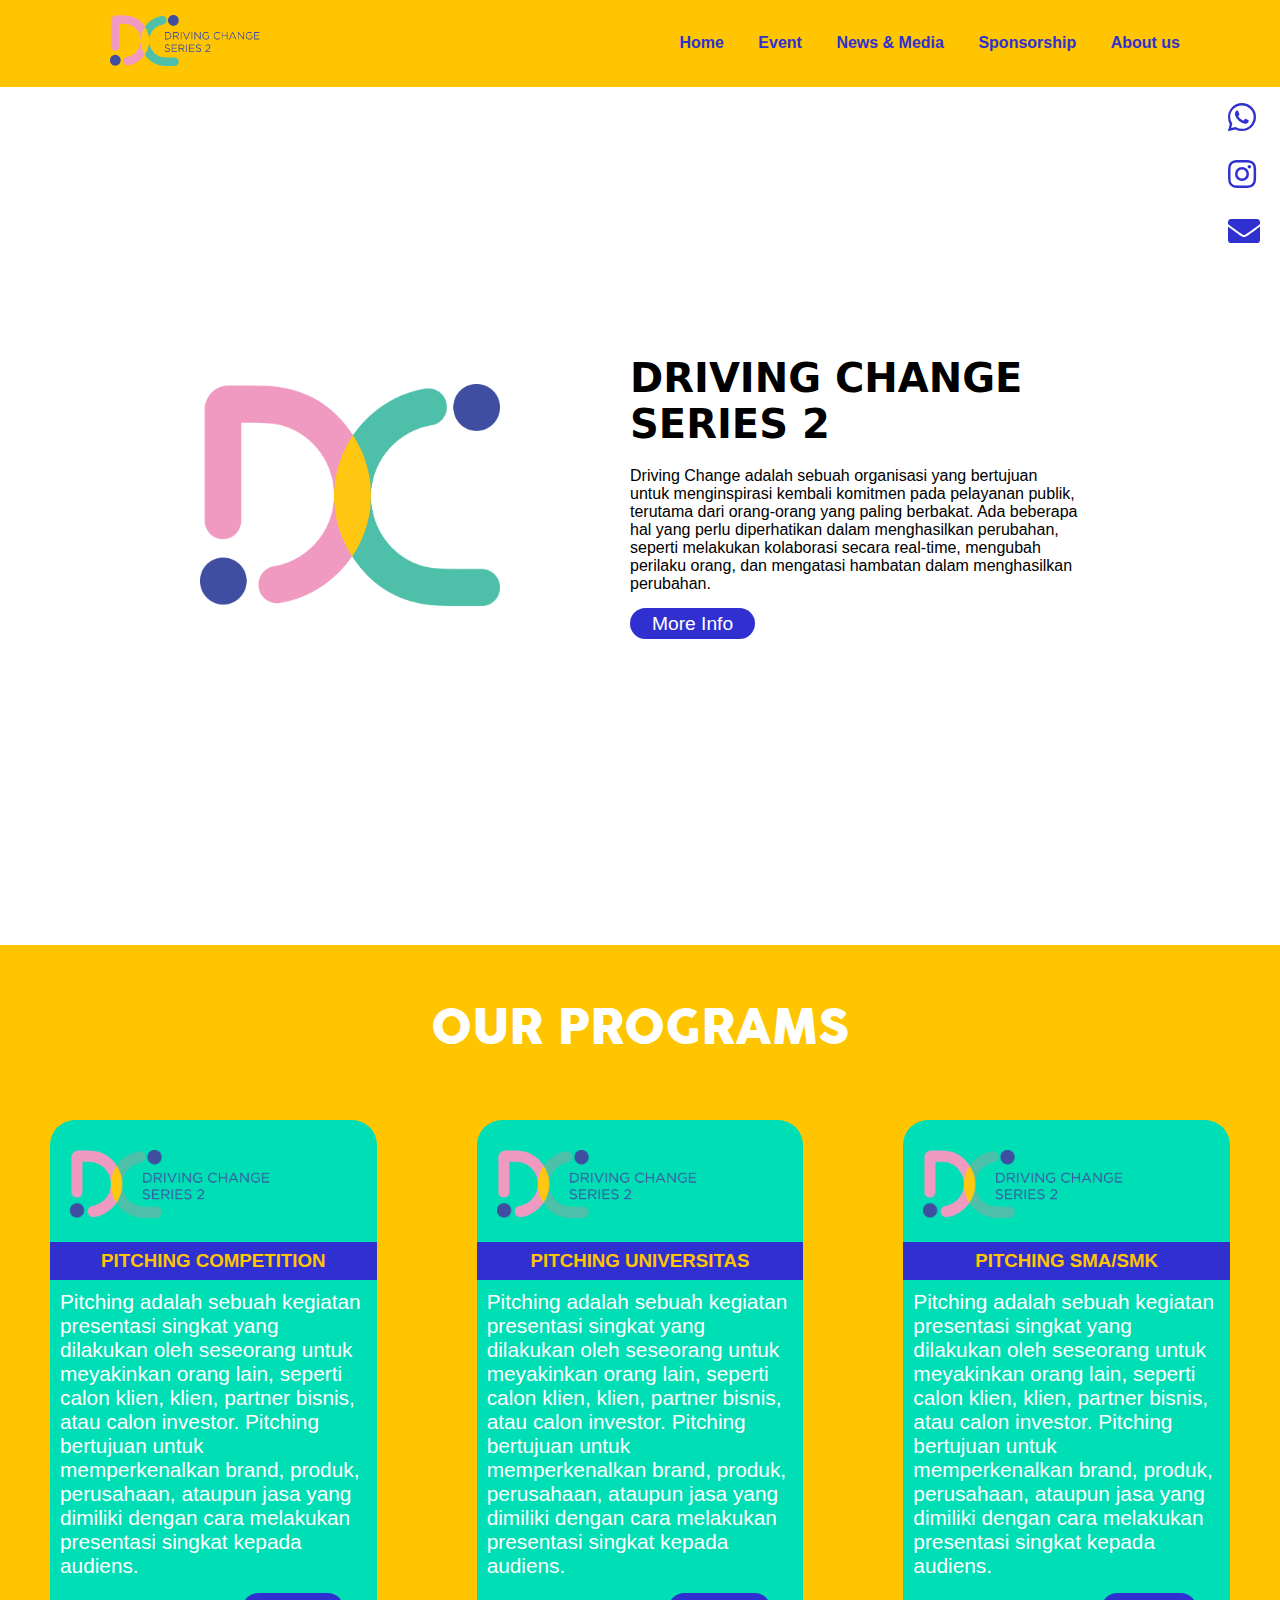
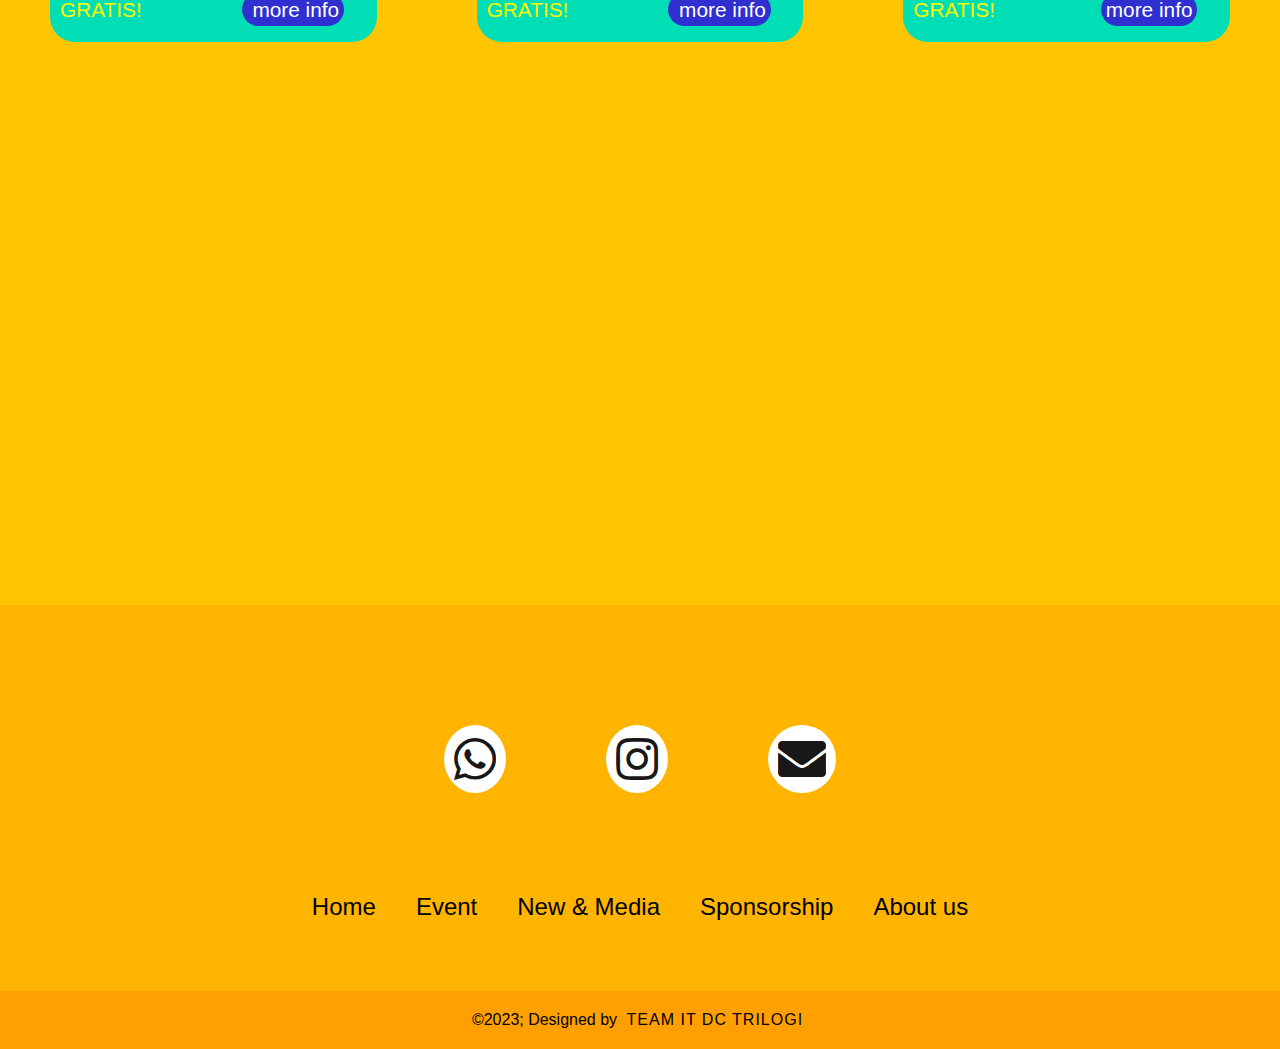
<file: index.html>
<!DOCTYPE html>
<html lang="en">
  <head>
    <meta charset="UTF-8" />
    <meta name="viewport" content="width=device-width, initial-scale=1.0" />
    <title>dctrilogi.id</title>
    <link rel="stylesheet" href="style.css" />
    <link rel="icon" href="gambar/logoDC.png" />
    <link rel="stylesheet" href="https://cdnjs.cloudflare.com/ajax/libs/font-awesome/5.14.0/css/all.min.css">
  </head>
  <body>
      <header>
        
        <a href="index.html" class="brand"><img src="gambar/logoDCtext.png" class="logo"></a>
        <div class="menu-btn"></div>
        <div class="navigation">
            <div class="navigation-items">
                <a href="index.html">Home</a>
                <a href="event.html">Event</a>
                <a href="News.html">News & Media</a>
                <a href="sponsor.html">Sponsorship</a>
                <a href="about.html">About us</a>
              </div>
            </div>
        </div>
      </header>
      
<section class="home">

      <div class="media-icons">
        <a href="#"> <i class="fab fa-whatsapp"></i></a>
        <a href="https://www.instagram.com/pitchfest_trilogi/?igshid=NzZlODBkYWE4Ng%3D%3D"> <i class="fab fa-instagram"></i></a>
        <a href="https://linktr.ee/trilogi_pitchingfestival"> <i class="fas fa-envelope"></i></a>
      </div>

      <div class="main-home">
        <img src="gambar/logoDC.png" class="logo-home">
        <div class="text-home">
          <h2>DRIVING CHANGE
            SERIES 2</h2>
          <p>Driving Change adalah sebuah organisasi yang bertujuan
            untuk menginspirasi kembali komitmen pada pelayanan
            publik, terutama dari orang-orang yang paling berbakat.
            Ada beberapa hal yang perlu diperhatikan dalam
            menghasilkan perubahan, seperti melakukan kolaborasi
            secara real-time, mengubah perilaku orang, dan mengatasi
            hambatan dalam menghasilkan perubahan.</p>
           <ul>
           <a href="about.html">More Info</a>
          </ul>
        </div>
    </div>


</section>

<section class="wrapper">

    <h1>OUR PROGRAMS</h1>

  <div class="columns">
    <div class="column">
      <img src="gambar/logoDCtext.png"/>
        <h3>PITCHING COMPETITION</h3>
        <p>Pitching adalah sebuah kegiatan presentasi singkat yang dilakukan oleh seseorang untuk meyakinkan orang lain, seperti
            calon klien, klien, partner bisnis, atau calon investor. Pitching bertujuan untuk memperkenalkan brand,
            produk, perusahaan, ataupun jasa yang dimiliki dengan cara melakukan presentasi singkat kepada audiens.
        </p>
        <p class="p2">GRATIS!<a href="event.html#1"> more info</a></p>
    </div>


    <div class="column">
      <img src="gambar/logoDCtext.png" />
        <h3>PITCHING UNIVERSITAS</h3>
        <p>Pitching adalah sebuah kegiatan presentasi singkat yang dilakukan oleh seseorang untuk meyakinkan orang lain, seperti
            calon klien, klien, partner bisnis, atau calon investor. Pitching bertujuan untuk memperkenalkan brand,
            produk, perusahaan, ataupun jasa yang dimiliki dengan cara melakukan presentasi singkat kepada audiens.
        </p>
        <p class="p2">GRATIS!<a href="event.html#1"> more info</a></p>
    </div>


    <div class="column">
      <img src="gambar/logoDCtext.png"/>
        <h3>PITCHING SMA/SMK</h3>
        <p>Pitching adalah sebuah kegiatan presentasi singkat yang dilakukan oleh seseorang untuk meyakinkan orang lain, seperti
            calon klien, klien, partner bisnis, atau calon investor. Pitching bertujuan untuk memperkenalkan brand,
            produk, perusahaan, ataupun jasa yang dimiliki dengan cara melakukan presentasi singkat kepada audiens.
        </p>
        <p class="p2">GRATIS! <a href="event.html#2"> more info</a></p>
    </div>  
</div>

</section>






<!-- Footer -->
<footer>
  <div class="footerContainer">
    <div class="socialIcons">
      <a href="#"> <i class="fab fa-whatsapp"></i></a>
      <a href="https://www.instagram.com/pitchfest_trilogi/?igshid=NzZlODBkYWE4Ng%3D%3D"><i class="fab fa-instagram"></i></a>
      <a href="https://linktr.ee/trilogi_pitchingfestival"><i class="fas fa-envelope"></i></a>
    </div>
    <div class="footerNav">
      <ul>
        <a href="index.html">Home</a>
        <a href="event.html">Event</a>
        <a href="News.html">New & Media</a>
        <a href="sponsor.html">Sponsorship</a>
        <a href="about.html">About us</a>
      </ul>
    </div>      

  </div>
  <div class="footerBottom">
    <p>&copy;2023; Designed by <span class="designer">Team IT DC Trilogi</span></p>
  </div>
</footer>



<script src="Script2.js"></script>
  </body>
</html>
</file>
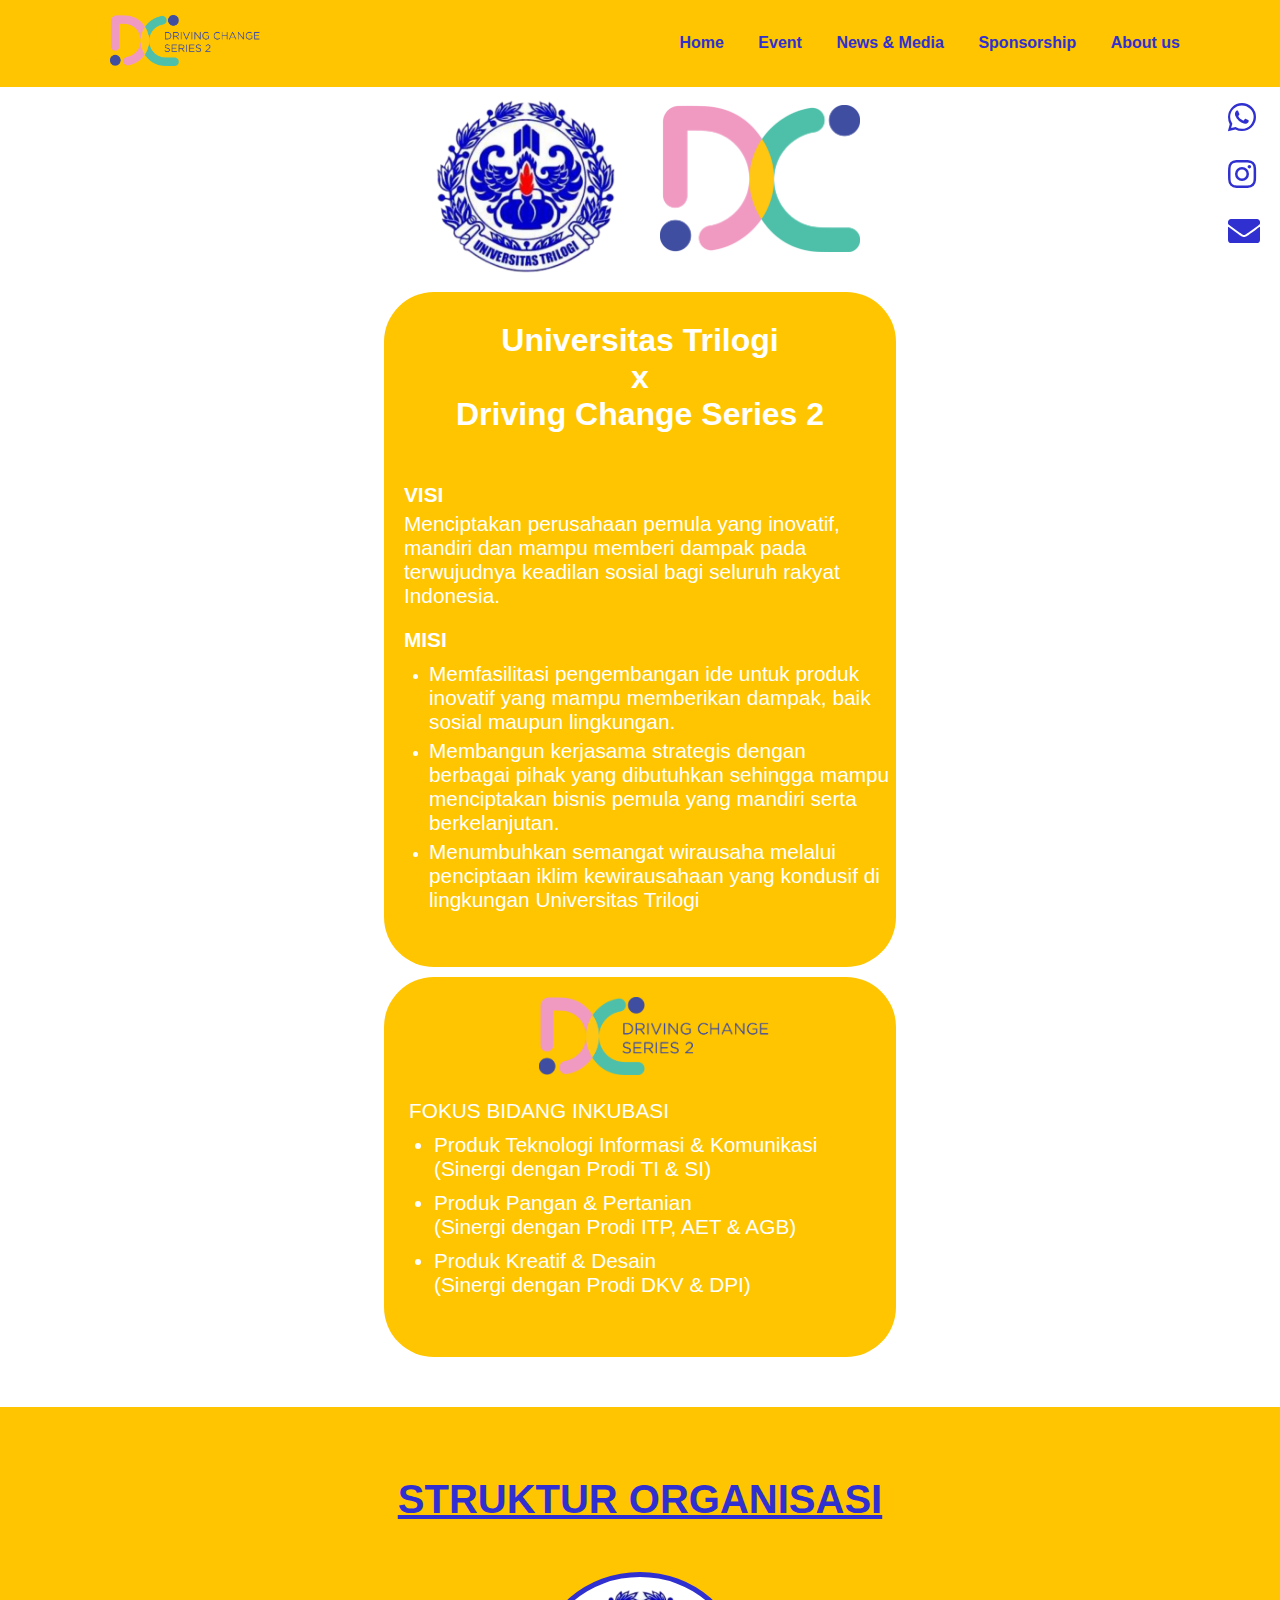
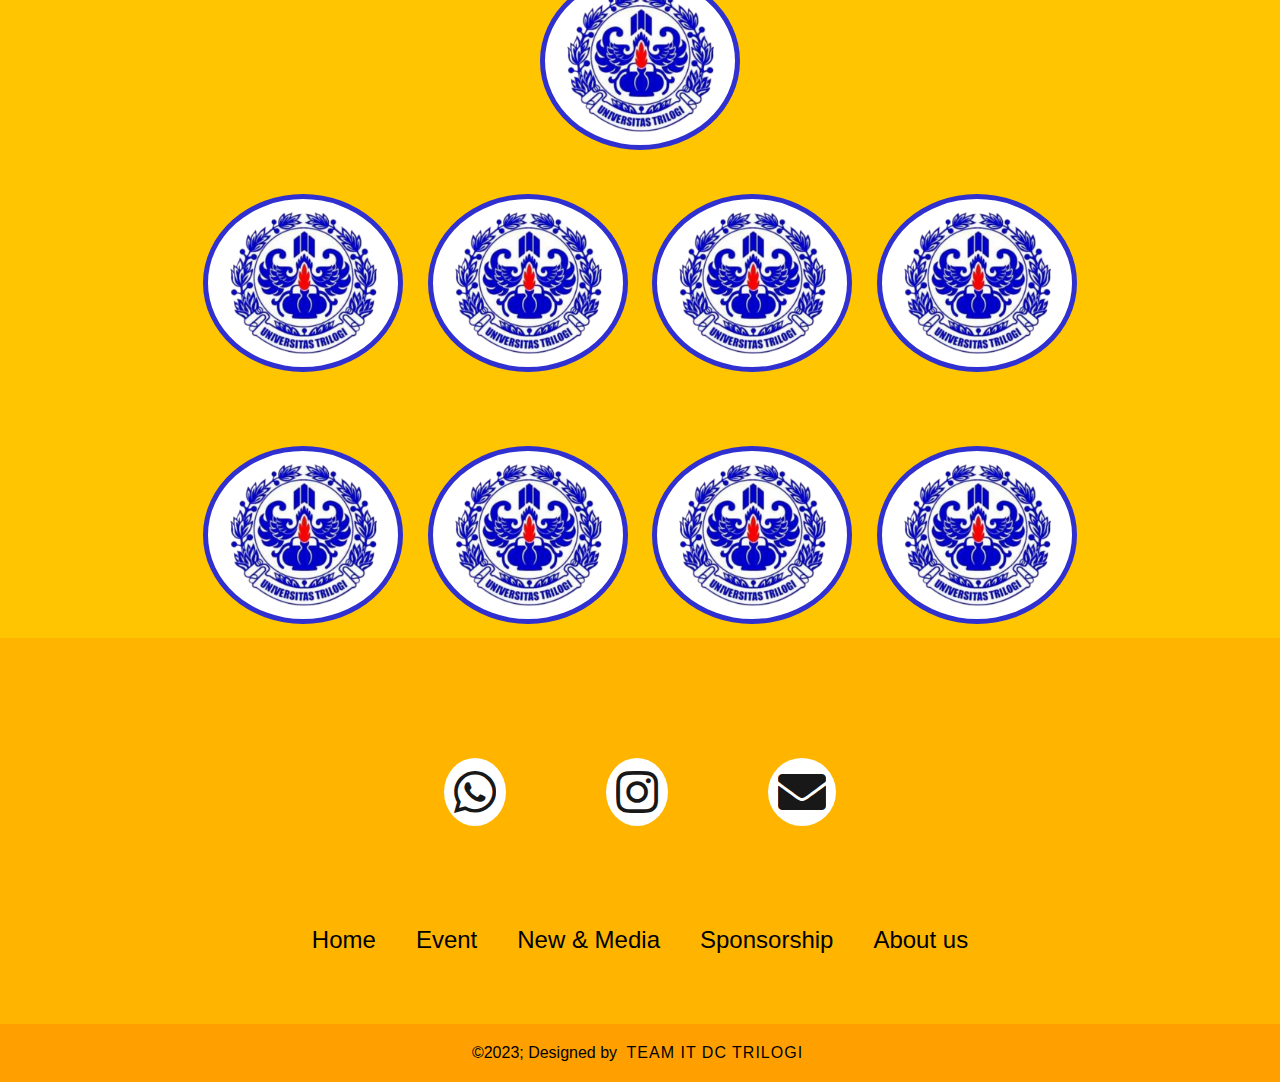
<file: about.html>
<!DOCTYPE html>
<html lang="en">
  <head>
    <meta charset="UTF-8" />
    <meta name="viewport" content="width=device-width, initial-scale=1.0" />
    <title>dctrilogi.id</title>
    <link rel="stylesheet" href="style.css" />
    <link rel="stylesheet" href="about.css" />
    <link rel="icon" href="gambar/logoDC.png" />
    <link rel="stylesheet" href="https://cdnjs.cloudflare.com/ajax/libs/font-awesome/5.14.0/css/all.min.css">
  </head>
  <body>
      <header>
        
        <a href="index.html" class="brand"><img src="gambar/logoDCtext.png" class="logo"></a>
        <div class="menu-btn"></div>
        <div class="navigation">
            <div class="navigation-items">
                <a href="index.html">Home</a>
                <a href="event.html">Event</a>
                <a href="News.html">News & Media</a>
                <a href="sponsor.html">Sponsorship</a>
                <a href="about.html">About us</a>
              </div>
            </div>
        </div>
      </header>

      <!-- Section -->

      <section class="home-about">
        <div class="media-icons">
          <a href="#"> <i class="fab fa-whatsapp"></i></a>
          <a href="https://www.instagram.com/pitchfest_trilogi/?igshid=NzZlODBkYWE4Ng%3D%3D"> <i class="fab fa-instagram"></i></a>
          <a href="https://linktr.ee/trilogi_pitchingfestival"> <i class="fas fa-envelope"></i></a>
        </div>

        <div class="company">
          <div class="con-logo1">
            <img src="gambar/logo2.png" class="logo1"/>
          </div>
          <div class="con-logo2">
            <img src="gambar/logoDC.png" class="logo2"/>
          </div>    
        </div>
        <div class="content">
          <div class="content-vm">
              <h2>Universitas Trilogi<br>x<br>Driving Change Series 2</h2>

              <h4>VISI</h4>
              <p class="pv">Menciptakan perusahaan pemula yang inovatif, mandiri
                dan mampu memberi dampak pada terwujudnya keadilan
                sosial bagi seluruh rakyat Indonesia.</p>

              <h4>MISI</h4>
              <ul>
                <li><P>Memfasilitasi pengembangan ide untuk produk inovatif
                  yang mampu memberikan dampak, baik sosial maupun
                  lingkungan.
                  </P>
                </li>
                <li><p>Membangun kerjasama strategis dengan berbagai
                  pihak yang dibutuhkan sehingga mampu menciptakan
                  bisnis pemula yang mandiri serta berkelanjutan.
                  </p></li>
                <li><p>Menumbuhkan semangat wirausaha melalui
                  penciptaan iklim kewirausahaan yang kondusif di
                  lingkungan Universitas Trilogi
                  </p></li>
              </ul>
              
          </div>

          <div class="con-bidang">
            <img src="gambar/logoDCtext.png"/>
            <h5>FOKUS BIDANG INKUBASI</h5>
              <ul>
                <li><p>Produk Teknologi Informasi & Komunikasi<br>(Sinergi dengan Prodi TI & SI)
                  </p>
                </li>
                <li><p>Produk Pangan & Pertanian<br>(Sinergi dengan Prodi ITP, AET & AGB)
                  </p></li>
                <li><p>Produk Kreatif & Desain<br>(Sinergi dengan Prodi DKV & DPI)
                  </p></li>
              </ul>
          </div>
        </div>


      </section>

      <section class="struktur">
        <div class="column-struktur">
          <h1>STRUKTUR ORGANISASI</h1>
        </div>
        
        <img src="gambar/logo2.png" class="rounded-float-start" alt="">
        
        <div class="struktur-image">
            <img src="gambar/logo2.png" class="rounded" alt="">
            <img src="gambar/logo2.png" class="rounded" alt="">
            <img src="gambar/logo2.png" class="rounded" alt="">
            <img src="gambar/logo2.png" class="rounded" alt="">
        </div>
        
        <div class="struktur-image2">
            <img src="gambar/logo2.png" class="rounded" alt="">
            <img src="gambar/logo2.png" class="rounded" alt="">
            <img src="gambar/logo2.png" class="rounded" alt="">
            <img src="gambar/logo2.png" class="rounded" alt="">
        
        </div>
        
        </section>




    <!-- Footer -->
<footer>
    <div class="footerContainer">
      <div class="socialIcons">
        <a href="#"> <i class="fab fa-whatsapp"></i></a>
        <a href="https://www.instagram.com/pitchfest_trilogi/?igshid=NzZlODBkYWE4Ng%3D%3D"><i class="fab fa-instagram"></i></a>
        <a href="https://linktr.ee/trilogi_pitchingfestival"><i class="fas fa-envelope"></i></a>
      </div>
      <div class="footerNav">
        <ul>
          <a href="index.html">Home</a>
          <a href="event.html">Event</a>
          <a href="News.html">New & Media</a>
          <a href="sponsor.html">Sponsorship</a>
          <a href="about.html">About us</a>
        </ul>
      </div>      
  
    </div>
    <div class="footerBottom">
      <p>&copy;2023; Designed by <span class="designer">Team IT DC Trilogi</span></p>
    </div>
  </footer>
  
  
  
  <script src="Script2.js"></script>
    </body>
</html>
</file>
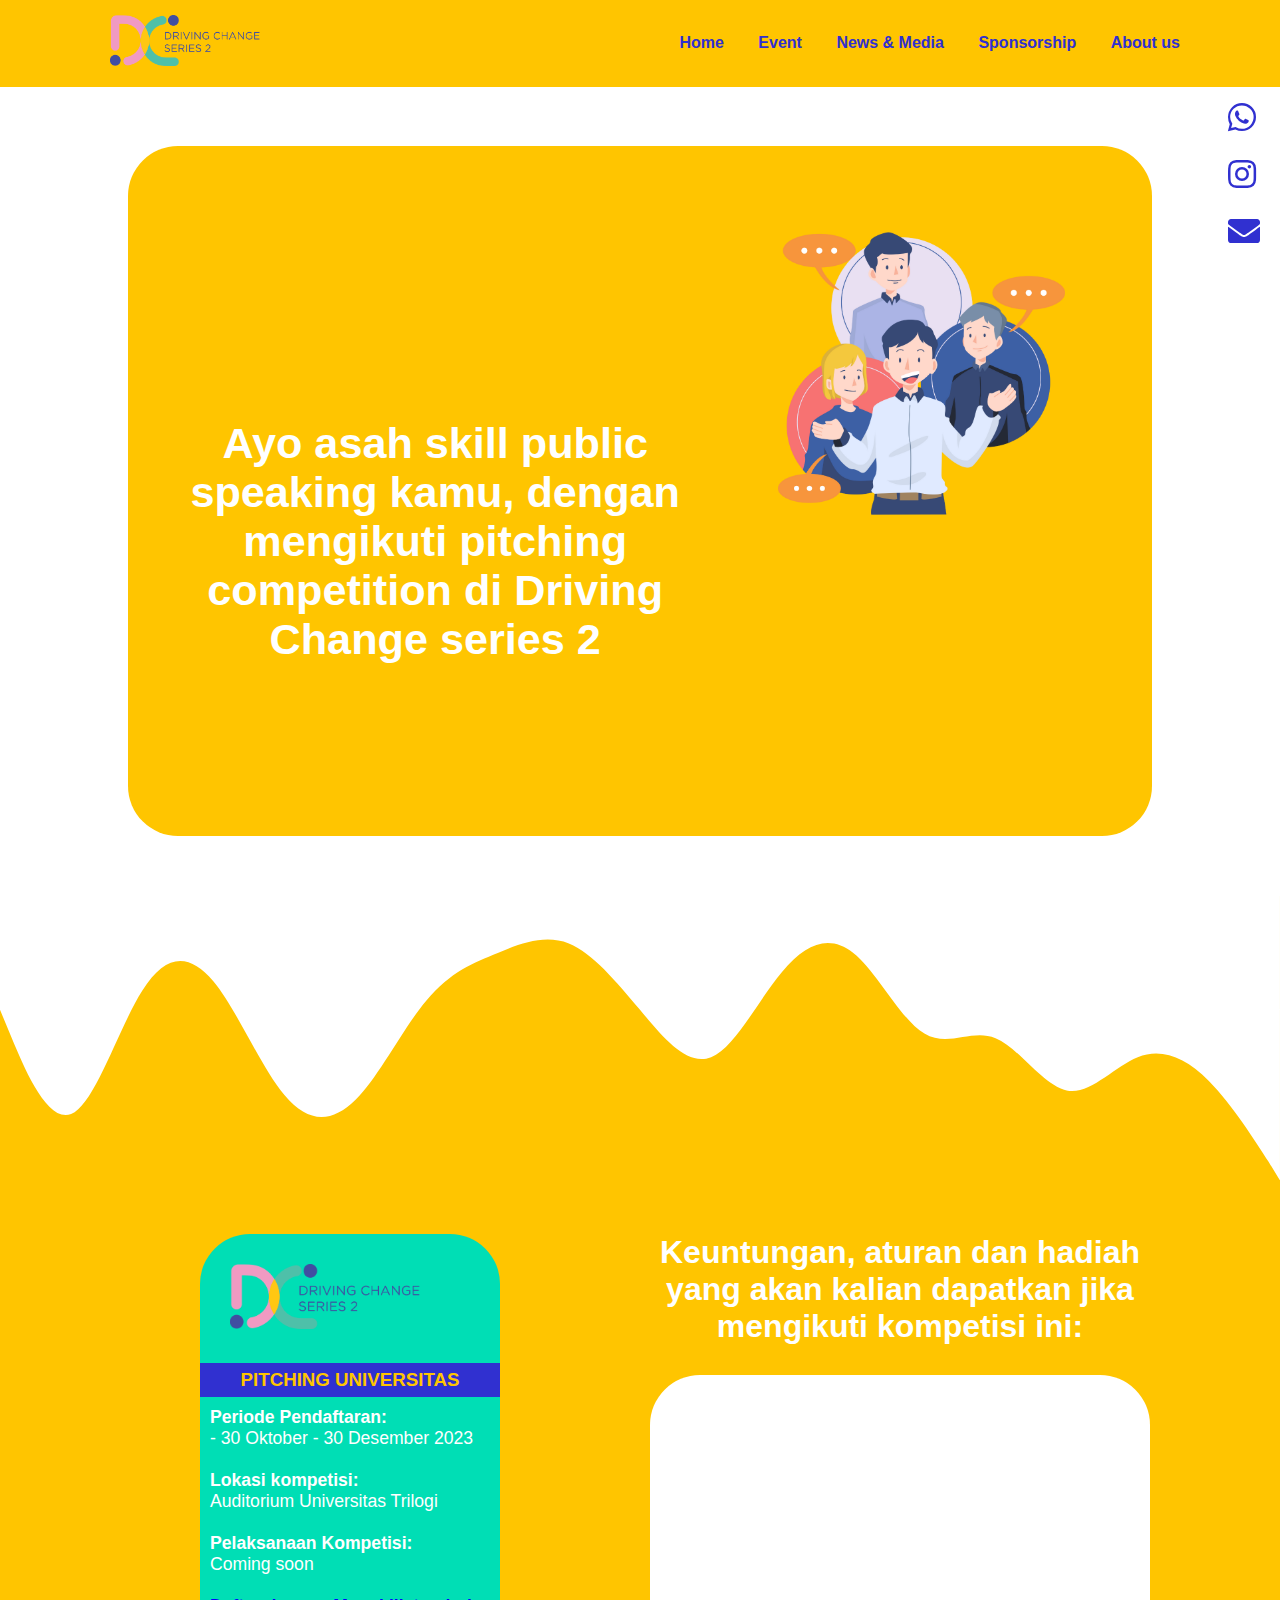
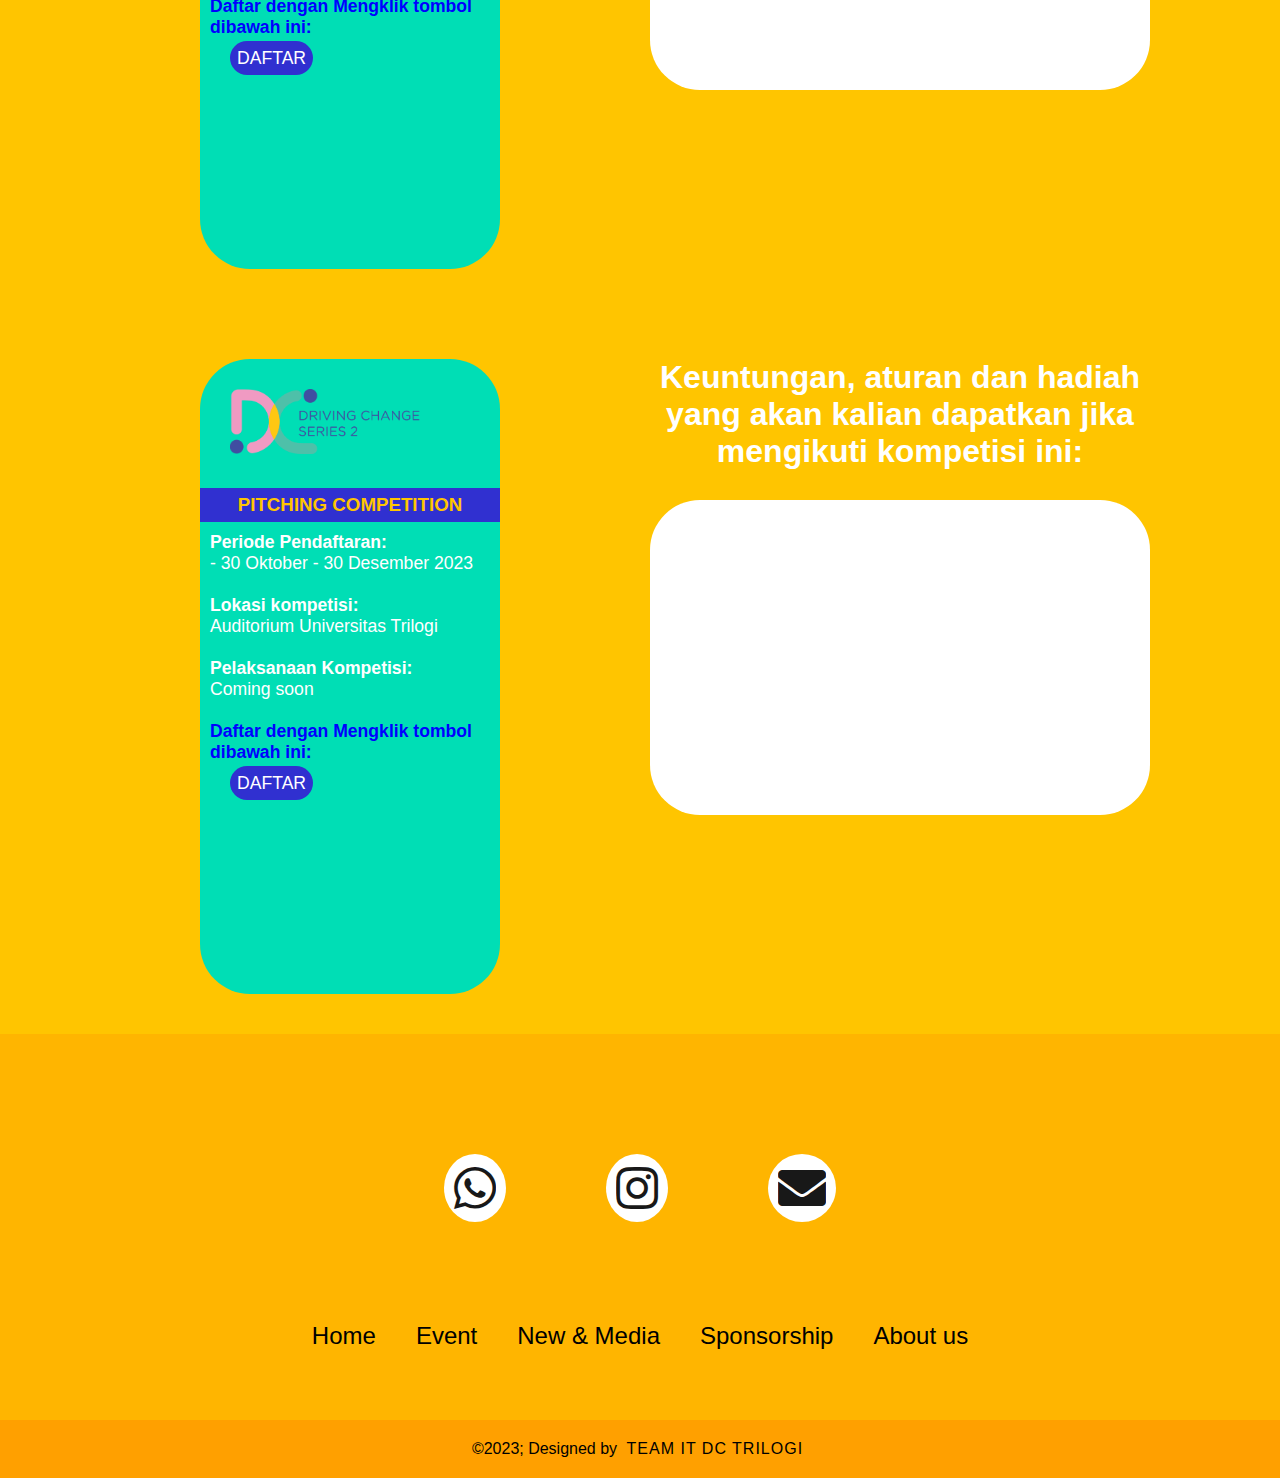
<file: event.html>
<!DOCTYPE html>
<html lang="en">
  <head>
    <meta charset="UTF-8" />
    <meta name="viewport" content="width=device-width, initial-scale=1.0" />
    <title>dctrilogi.id</title>
    <link rel="stylesheet" href="style.css" />
    <link rel="stylesheet" href="event.css" />
    <link rel="icon" href="gambar/logoDC.png" />
    <link rel="stylesheet" href="https://cdnjs.cloudflare.com/ajax/libs/font-awesome/5.14.0/css/all.min.css">
  </head>
  <body>
      <header>
        
        <a href="index.html" class="brand"><img src="gambar/logoDCtext.png" class="logo"></a>
        <div class="menu-btn"></div>
        <div class="navigation">
            <div class="navigation-items">
                <a href="index.html">Home</a>
                <a href="event.html">Event</a>
                <a href="News.html">News & Media</a>
                <a href="sponsor.html">Sponsorship</a>
                <a href="about.html">About us</a>
              </div>
            </div>
        </div>
      </header>

      <!-- section -->

      <section class="home-event">

        <div class="media-icons">
          <a href="#"> <i class="fab fa-whatsapp"></i></a>
          <a href="https://www.instagram.com/pitchfest_trilogi/?igshid=NzZlODBkYWE4Ng%3D%3D"> <i class="fab fa-instagram"></i></a>
          <a href="https://linktr.ee/trilogi_pitchingfestival"> <i class="fas fa-envelope"></i></a>
        </div>

        <div class="event-awal">
          <div class="awal-container">
            <h1>Ayo asah skill public
              speaking kamu,
              dengan mengikuti
              pitching
              competition di
              Driving Change
              series 2</h1>
              <img src="gambar/animasi.png"/>
          </div>
        </div>
        <svg xmlns="http://www.w3.org/2000/svg" viewBox="0 0 1440 320"><path fill="#fff" fill-opacity="1" d="M0,128L13.3,160C26.7,192,53,256,80,245.3C106.7,235,133,149,160,106.7C186.7,64,213,64,240,96C266.7,128,293,192,320,224C346.7,256,373,256,400,229.3C426.7,203,453,149,480,117.3C506.7,85,533,75,560,64C586.7,53,613,43,640,53.3C666.7,64,693,96,720,128C746.7,160,773,192,800,181.3C826.7,171,853,117,880,85.3C906.7,53,933,43,960,64C986.7,85,1013,139,1040,154.7C1066.7,171,1093,149,1120,160C1146.7,171,1173,213,1200,218.7C1226.7,224,1253,192,1280,181.3C1306.7,171,1333,181,1360,208C1386.7,235,1413,277,1427,298.7L1440,320L1440,0L1426.7,0C1413.3,0,1387,0,1360,0C1333.3,0,1307,0,1280,0C1253.3,0,1227,0,1200,0C1173.3,0,1147,0,1120,0C1093.3,0,1067,0,1040,0C1013.3,0,987,0,960,0C933.3,0,907,0,880,0C853.3,0,827,0,800,0C773.3,0,747,0,720,0C693.3,0,667,0,640,0C613.3,0,587,0,560,0C533.3,0,507,0,480,0C453.3,0,427,0,400,0C373.3,0,347,0,320,0C293.3,0,267,0,240,0C213.3,0,187,0,160,0C133.3,0,107,0,80,0C53.3,0,27,0,13,0L0,0Z"></path></svg>


        <div id="1" class="event-content">

          <div  class="event-card">
            <img src="gambar/logoDCtext.png"/>
            <h3>PITCHING UNIVERSITAS</h3>
            <p> <b>Periode Pendaftaran:<br></b>- 30 Oktober - 30 Desember 2023<br><br><b>Lokasi kompetisi:</b><br>Auditorium Universitas Trilogi<br><br> <b>Pelaksanaan Kompetisi:</b><br> Coming soon <br><br> <b style="color:blue">Daftar dengan Mengklik tombol dibawah ini:</b>
            
            </p>
            <p class="p3"><a href="https://linktr.ee/trilogi_pitchingfestival"> DAFTAR</a></p>
          </div>
          
          <div class="card-penjelasan">
            <h3> Keuntungan, aturan dan hadiah yang akan kalian dapatkan jika mengikuti kompetisi ini:</h3>
            <div class="isi-penjelasan">

            </div>
          </div>

        </div>

        <div id="2" class="event-content">

          <div class="event-card">
            <img src="gambar/logoDCtext.png"/>
            <h3>PITCHING COMPETITION</h3>
            <p> <b>Periode Pendaftaran:<br></b>- 30 Oktober - 30 Desember 2023<br><br><b>Lokasi kompetisi:</b><br>Auditorium Universitas Trilogi<br><br> <b>Pelaksanaan Kompetisi:</b><br> Coming soon <br><br> <b style="color:blue">Daftar dengan Mengklik tombol dibawah ini:</b>
            </p>
            <p class="p3"><a href="https://linktr.ee/trilogi_pitchingfestival"> DAFTAR</a></p>
          </div>
          
          <div class="card-penjelasan">
            <h3> Keuntungan, aturan dan hadiah yang akan kalian dapatkan jika mengikuti kompetisi ini:</h3>
            <div class="isi-penjelasan">

            </div>
          </div>

        </div>

        


      </section>


    <!-- Footer -->
<footer>
    <div class="footerContainer">
      <div class="socialIcons">
        <a href="#"> <i class="fab fa-whatsapp"></i></a>
        <a href="https://www.instagram.com/pitchfest_trilogi/?igshid=NzZlODBkYWE4Ng%3D%3D"><i class="fab fa-instagram"></i></a>
        <a href="https://linktr.ee/trilogi_pitchingfestival"><i class="fas fa-envelope"></i></a>
      </div>
      <div class="footerNav">
        <ul>
          <a href="index.html">Home</a>
          <a href="event.html">Event</a>
          <a href="News.html">New & Media</a>
          <a href="sponsor.html">Sponsorship</a>
          <a href="about.html">About us</a>
        </ul>
      </div>      
  
    </div>
    <div class="footerBottom">
      <p>&copy;2023; Designed by <span class="designer">Team IT DC Trilogi</span></p>
    </div>
  </footer>
  
  
  
  <script src="Script2.js"></script>
    </body>
</html>
</file>
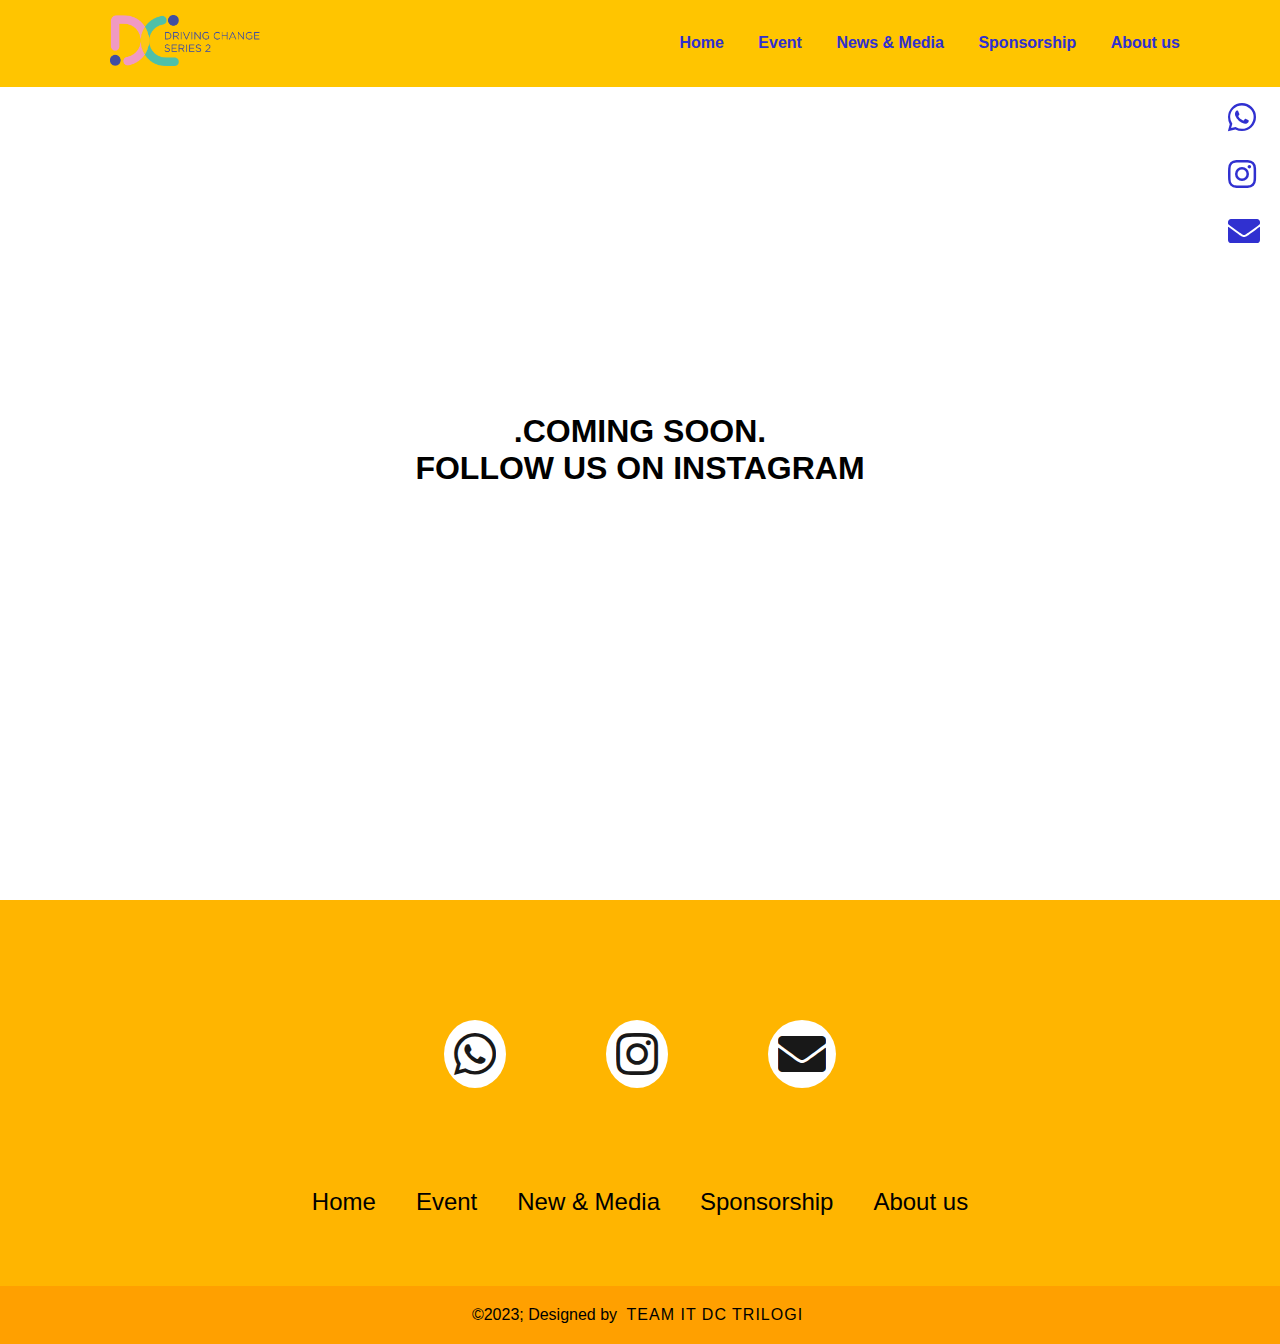
<file: sponsor.html>
<!DOCTYPE html>
<html lang="en">
  <head>
    <meta charset="UTF-8" />
    <meta name="viewport" content="width=device-width, initial-scale=1.0" />
    <title>dctrilogi.id</title>
    <link rel="stylesheet" href="style.css" />
    <link rel="stylesheet" href="sponsor.css" />
    <link rel="icon" href="gambar/logoDC.png" />
    <link rel="stylesheet" href="https://cdnjs.cloudflare.com/ajax/libs/font-awesome/5.14.0/css/all.min.css">
  </head>
  <body>
      <header>
        
        <a href="index.html" class="brand"><img src="gambar/logoDCtext.png" class="logo"></a>
        <div class="menu-btn"></div>
        <div class="navigation">
            <div class="navigation-items">
                <a href="index.html">Home</a>
                <a href="event.html">Event</a>
                <a href="News.html">News & Media</a>
                <a href="sponsor.html">Sponsorship</a>
                <a href="about.html">About us</a>
              </div>
            </div>
        </div>
      </header>

      <!-- section -->

      <section class="home-sponsor">
        <div class="media-icons">
          <a href="#"> <i class="fab fa-whatsapp"></i></a>
          <a href="https://www.instagram.com/pitchfest_trilogi/?igshid=NzZlODBkYWE4Ng%3D%3D"> <i class="fab fa-instagram"></i></a>
          <a href="https://linktr.ee/trilogi_pitchingfestival"> <i class="fas fa-envelope"></i></a>
        </div>

        <div class="au">
          <h1>.COMING SOON.<br> FOLLOW US ON INSTAGRAM<br></h1>

        </div>


      </section>





    <!-- Footer -->
<footer>
    <div class="footerContainer">
      <div class="socialIcons">
        <a href="#"> <i class="fab fa-whatsapp"></i></a>
        <a href="https://www.instagram.com/pitchfest_trilogi/?igshid=NzZlODBkYWE4Ng%3D%3D"><i class="fab fa-instagram"></i></a>
        <a href="https://linktr.ee/trilogi_pitchingfestival"><i class="fas fa-envelope"></i></a>
      </div>
      <div class="footerNav">
        <ul>
          <a href="index.html">Home</a>
          <a href="event.html">Event</a>
          <a href="News.html">New & Media</a>
          <a href="sponsor.html">Sponsorship</a>
          <a href="about.html">About us</a>
        </ul>
      </div>      
  
    </div>
    <div class="footerBottom">
      <p>&copy;2023; Designed by <span class="designer">Team IT DC Trilogi</span></p>
    </div>
  </footer>
  
  
  
  <script src="Script2.js"></script>
    </body>
</html>
</file>
<file: style.css>
html {
  scroll-behavior: smooth;
}
@font-face {
  font-family: "fontDC";
  src: url("font/Cocogoose Pro-trial.ttf");
}

* {
  margin: 0;
  padding: 0;
  box-sizing: border-box;
  font-family: "poppins", sans-serif;
}

.logo {
  width: 150px;
  margin-left: 10px;
}

header {
  z-index: 999;
  position: absolute;
  position: fixed;
  top: 0;
  left: 0;
  width: 100%;
  display: flex;
  justify-content: space-between;
  align-items: center;
  padding: 15px 100px;
  transition: 0.5s ease;
  background-color: #ffc500;
}

header .brand {
  color: #000;
  font-size: 1.5em;
  font-weight: 700;
  text-transform: uppercase;
  text-decoration: none;
}

.brand img:hover {
  transform: scale(1.3);
}

header .navigation {
  position: relative;
}

header .navigation .navigation-items a {
  position: relative;
  color: #3030d0;
  font-size: 1em;
  font-weight: 700;
  text-decoration: none;
  margin-left: 30px;
  transition: 0.3s ease;
}

header .navigation .navigation-items a:before {
  content: "";
  position: absolute;
  background: #3030d0;
  width: 0;
  height: 2px;
  bottom: 0;
  left: 0;
  transition: 0.3s ease;
}

header .navigation .navigation-items a:hover:before {
  width: 100%;
}

.home .media-icons {
  z-index: 888;
  position: absolute;
  position: fixed;
  right: 20px;
  top: 100px;
  display: flex;
  flex-direction: column;
  transition: 0.5s ease;
}

.home {
  width: 100%;
  min-height: 100vh;
  display: flex;
  justify-content: center;
  flex-direction: column;
  background: #fff;
}

.home .media-icons a {
  color: #3030d0;
  font-size: 2em;
  transition: 0.3s ease;
}

.home .media-icons a:not(:last-child) {
  margin-bottom: 20px;
}

.home .media-icons a:hover {
  transform: scale(2);
}

/*  Foooter  */

footer {
  background-color: #ffb500;
}
.footerContainer {
  width: 100%;
  padding: 70px 30px 20px;
}

.socialIcons {
  display: flex;
  justify-content: center;
}

.socialIcons a {
  text-decoration: none;
  padding: 10px;
  background-color: white;
  margin: 50px;
  border-radius: 50%;
}

.socialIcons a i {
  font-size: 3em;
  color: black;
  opacity: 0.9;
}

.socialIcons a:hover {
  background-color: #111;
  transition: 0.5s;
}

.socialIcons a:hover i {
  color: white;
  transition: 0.5s;
}

.footerNav {
  margin: 30px 0;
}

.footerNav ul {
  display: flex;
  justify-content: center;
}

.footerNav ul a {
  color: #000;
  margin: 20px;
  text-decoration: none;
  font-size: 1.5em;
  transition: 0.5s;
}

.footerNav ul a:hover {
  opacity: 0.5;
}

.footerBottom {
  background-color: #ffa000;
  padding: 20px;
  text-align: center;
}

.footerBottom p {
  color: #000;
}

.designer {
  text-transform: uppercase;
  letter-spacing: 1px;
  font-weight: 400;
  margin: 0px 5px;
}

/* Home */

.home {
  margin-top: 45px;
  width: 100%;
  height: 100vh;
  display: flex;
  justify-content: center;
  background: #fff;
}

.logo-home {
  width: 300px;
  /* background-color: white; */
}

.main-home {
  height: 100vh;
  /* background-color: red; */
  width: 100%;
  margin: 0 auto;
  display: flex;
  align-items: center;
  justify-content: space-evenly;
  padding: 100px 200px;
}

.text-home {
  width: 100%;
  /* background-color: yellow; */
  margin-left: 10px;
}
.text-home h2 {
  color: #000;
  font-size: 40px;
  text-transform: capitalize;
  margin-bottom: 20px;
  margin-left: 120px;
  font-family: system-ui, -apple-system, BlinkMacSystemFont, "Segoe UI", Roboto, Oxygen, Ubuntu, Cantarell, "Open Sans", "Helvetica Neue", sans-serif;
}

.text-home p {
  text-decoration: none;
  font-weight: 500;
  margin-left: 120px;
  margin-bottom: 20px;
}

.text-home a {
  margin-left: 120px;
  text-decoration: none;
  background-color: #3030d0;
  color: white;
  padding: 5px 22px;
  font-size: 1.2em;
  border-radius: 115px;
  opacity: 1;
}

.text-home a:hover {
  opacity: 0.5;
}

/* Section kedua */

.wrapper {
  background-color: #ffc500;

  width: 100%;
  height: 140vh;
  margin: 0;
}

.wrapper h1 {
  color: white;
  font-family: fontDC;
  font-size: 3em;
  font-weight: 200;
  text-align: center;
  padding-top: 50px;
}

.columns {
  display: flex;
  flex-flow: row wrap;
  justify-content: center;
  margin: 5px 0;
}
.column {
  flex: 1;
  border-radius: 25px;
  margin: 50px;
  padding-top: 30px;
  padding-bottom: 10px;
  background: #00deb5;
  transition: 0.3s;
}

.column h3 {
  background-color: #3030d0;
  text-align: center;
  padding: 8px;
  color: #ffc500;
}

.column p {
  color: white;
  padding: 10px;
  font-size: 1.3em;
}

.column .p2 {
  color: yellow;
}

.column img {
  width: 200px;
  margin-left: 20px;
  margin-bottom: 20px;
}

.p2 a {
  text-decoration: none;
  background-color: #3030d0;
  color: white;
  margin-left: 100px;
  padding: 5px;
  border-radius: 25px;
}

/* Struktur ke bawah */

.struktur {
  height: auto;
  width: 100%;
  text-align: center;
  background-color: #ffc500;
}

.column-struktur {
  padding-top: 70px;
  padding-bottom: 30px;
}

.column-struktur h1 {
  text-decoration: underline;
  font-size: 2.5em;
  font-weight: 800;
  color: #3030d0;
}

.rounded-float-start {
  width: 200px;
  margin-top: 20px;
  border: solid 5px #3030d0;
  background-color: white;
  border-radius: 50%;
}

.rounded {
  width: 200px;
  border: solid 5px #3030d0;
  border-radius: 50%;
  background-color: white;
  margin: 10px;
}

.struktur-image {
  border: 25px;
  margin-top: 30px;
}

.struktur-image2 {
  border-radius: 50%;
  border: 25px;
  margin-top: 50px;
}

/* Untuk responsive web */

@media (max-width: 1040px) {
  header {
    padding: 12px 20px;
  }

  section {
    padding: 100px 20px;
  }

  .home .media-icons {
    right: 15px;
  }

  header .navigation {
    display: none;
  }

  header .navigation.active {
    position: fixed;
    width: 100%;
    height: 100vh;
    top: 0;
    left: 0;
    display: flex;
    justify-content: center;
    align-items: center;
    background: rgba(1, 1, 1, 0.5);
  }

  header .navigation .navigation-items a {
    color: #222;
    font-size: 1.2em;
    margin: 20px;
  }

  header .navigation .navigation-items a:before {
    background: #222;
    height: 3px;
  }

  header .navigation.active .navigation-items {
    background: #fff;
    width: 500px;
    max-width: 500px;
    margin: 20px;
    padding: 40px;
    display: flex;
    flex-direction: column;
    align-items: center;
    border-radius: 50px;
    box-shadow: 0 5px 25px rgba(1, 1, 1 / 20%);
  }

  .menu-btn {
    background: url(Asset/list-01.png) no-repeat;
    background-size: 70px;
    background-position: center;
    width: 40px;
    height: 40px;
    cursor: pointer;
    transition: 0.3s ease;
  }

  .menu-btn.active {
    z-index: 999;
    background: url(Asset/silang.png) no-repeat;
    background-size: 35px;
    background-position: center;
    transition: 0.3s ease;
  }

  .home .media-icons {
    margin-top: 100px;
    font-size: 1.5em;
    display: none;
  }

  .footerNav ul {
    flex-direction: column;
  }

  .footerNav ul a {
    width: 100%;
    margin: 20px;
  }

  .socialIcons a {
    width: 100%;
    margin: 10px;
    padding: 20px;
    text-align: center;
  }

  .text-home h2,
  .text-home p,
  .text-home a {
    margin-left: 0; /* Menghapus margin kiri pada layar kecil */
  }

  /* Gaya asli untuk layar dengan lebar lebih dari 1080px */

  .home {
    width: 100%;
    height: auto;
  }

  .logo-home {
    width: 150px; /* Menggunakan max-width agar gambar tidak melebihi 200px */
  }

  .main-home {
    padding: 0px 0px;
    flex-direction: column;
  }

  .text-home h2 {
    line-height: 35px;
    font-size: 24px;
    margin-top: 20px;
    text-align: center;
    font-family: system-ui, -apple-system, BlinkMacSystemFont, "Segoe UI", Roboto, Oxygen, Ubuntu, Cantarell, "Open Sans", "Helvetica Neue", sans-serif;
  }

  .text-home p {
    width: 100%;
    font-weight: 300;
    font-size: 1.5em;
  }

  .text-home a {
    padding: 15px 30px;
  }

  .wrapper {
    height: auto;
  }

  .wrapper h1 {
    padding: 0;
  }

  .p2 a {
    text-decoration: none;
    background-color: #3030d0;
    color: white;
    margin-left: 30px;
    padding: 5px;
    border-radius: 25px;
  }

  

  .column {
    margin: 50px auto;
  }
}
</file>
<file: about.css>
.home-about{
    height: auto;
    width: 100%;
    margin-top: 85px;
    display: flex;
    flex-direction: column;
}

.home-about .media-icons {
    z-index: 888;
    position: absolute;
    position: fixed;
    right: 20px;
    top: 100px;
    display: flex;
    flex-direction: column;
    transition: 0.5s ease;
  }

.home-about .media-icons a {
    color: #3030D0;
    font-size: 2em;
    transition: 0.3s ease;
  }

  .home-about .media-icons a:not(:last-child) {
    margin-bottom: 20px;
  }
  
  .home-about .media-icons a:hover {
    transform: scale(2);
  }

.company{
    width: 100%;
    display: flex;
}

.con-logo1{
    width: 50%;
    text-align: end;
}

.con-logo2{
    
    width: 50%;
    padding-left: 20px;
    padding-top: 20px;
}

.con-logo1 .con-logo2{
    height: 50vh;
}

.company .logo1{
    width: 230px;
    height: auto;
}

.company .logo2{
    width: 200px;
    height: auto;
}

.content {
    width: 100%;
    height: auto;
    display: flex;
    flex-direction: column;
    align-items: center;
}

.content .content-vm{
    background-color: #ffc500;
    width: 40%;
    height: auto;
    border-radius: 50px;
    padding-bottom: 50px;   
}

.content-vm h2{
    color: white;
    text-align: center;
    padding: 30px;
    font-weight: 600;
    font-size: 2em;
}

.content-vm h4{
    color: white;
    padding-left: 20px;
    padding-bottom: 5px;
    padding-top: 20px;
    font-size: 1.3em;
}
.content-vm p{
    color: white;
    font-size: 1.3em;
}

.content .pv{
    padding-left: 20px ;
}

.content-vm ul{
    padding-left: 40px;
    color: #fff;
}

.content-vm li{
    margin: 5px;
}

.content .con-bidang{
    background-color: #ffc500;
    width: 40%;
    height: auto;
    margin-top: 10px;
    border-radius: 50px; 
    margin-bottom: 50px;
    padding-bottom: 50px;
}

.con-bidang img{
    width: 270px;
    margin-left: 135px;
    padding: 20px;
}

.con-bidang h5{
    color: #fff;
    font-weight: 400;
    margin-left:25px;
    font-size: 1.3em;
}
.con-bidang ul{
    color: white;
    margin-left: 40px;
}

.con-bidang li{
    margin: 10px;
    font-size: 1.3em;
}

@media (max-width: 1040px) {
    .home-about .media-icons {
        display: none;
      }
    
      .home-about{
        margin-top: 0;
      }



    .company .logo1{
        width: 170px;
        height: auto;
    }
    
    .company .logo2{
        width: 120px;
        height: auto;
    }
    .content .content-vm{
        background-color: #ffc500;
        width: 100%;
        height: auto;
        border-radius: 50px;    
    }

    .content-vm h2{
        color: black;
        text-align: center;
        padding: 30px;
        font-weight: 600;
        font-size: 2em;
    }
    
    .content-vm h4{
        color: black;
        padding-left: 20px;
        padding-bottom: 10px;
        padding-top: 20px;
    }
    .content-vm p{
        color: black;
        font-size: 1.2em;
    }
    
    .content .pv{
        padding:20px;
        font-size: 1.2em;
        color: black;
    }
    
    .content-vm ul{
        padding-left: 40px;
        color: black;
    }
    
    .content-vm li{
        margin: 5px;
        padding: 10px;

    }

    .content .con-bidang{
        background-color: #ffc500;
        width: 100%;
        height: auto;
        margin: 50px auto;
    }

    .con-bidang img{
        width: 270px;
        margin-left: 35px;
        padding: 20px;
    }

    .con-bidang h5{
        color: black;
        font-weight: 400;
        margin-left:25px;
        font-size: 1.2em;
    }
    .con-bidang ul{
        color: black;
        margin-left: 40px;
    }
    
    .con-bidang li{
        margin: 30px;
        font-size: 1.2em;
    }

    .struktur-image2 {
    display: none;
    
  }

    .column-struktur{
    padding: 0;
}

.rounded-float-start {
    display: none;
}

}
</file>
<file: event.css>
.home-event {
    height: auto;
    margin-top: 86px;
    background-color: #ffc500;
}

.home-event .media-icons {
    z-index: 888;
    position: absolute;
    position: fixed;
    right: 20px;
    top: 100px;
    display: flex;
    flex-direction: column;
    transition: 0.5s ease;
  }
  
  
  .home-event .media-icons a {
    color: #3030d0;
    font-size: 2em;
    transition: 0.3s ease;
  }
  
  
  .home-event .media-icons a:not(:last-child) {
    margin-bottom: 20px;
  }
  
  .home-event .media-icons a:hover {
    transform: scale(2);
  }

  /* section awal */

  .event-awal{
    width: 100%;
    height: 90vh;
    display: flex;
    justify-content: center;
    background-color: white;
  }


  .awal-container {
    background-color: #ffc500;
    width: 80%;
    max-width: 80%;
    margin: 60px;
    border-radius: 50px;
    position: relative;
  }

  .awal-container h1{
    color: #fff;
    width: 50%;
    position: absolute;
    font-size: 2.7em;
    text-align: center;
    bottom: 25%;
    left: 5%;

  }

  .awal-container img{
    width: 35%;
    right: 5%;
    top: 7%;
    border-radius: 50px;
    position: absolute;
  }




  /* Section kedua */




.event-card{
  background-color: #00deb5;
  height: auto;
  width: 300px;
  border-radius: 50px;
  margin-left: 200px;
  margin-top: 50px;
  margin-bottom: 40px;
}

.event-card img{
  width: 250px;
  height: auto;
  padding: 30px;
}

.event-card h3{
  background-color: #3030d0;
  text-align: center;
  color: #ffc500;
  padding: 6px;
}

.event-card p{
  font-size: 1.1em;
  padding: 10px;
  padding-bottom: 0;
  color: #fff;
}

.event-content{
  width: 100%;
  height: auto;
  background-color: #ffc500;
  display: flex;
}

.card-penjelasan {
  /* background-color: pink; */
  width: 500px;
  height: 75vh;
  margin-top: 50px;
  margin-left: 150px;
}

.card-penjelasan h3{
  /* background-color: red; */
  font-size: 2em;
  color: #fff;
  text-align: center;
}

.isi-penjelasan{
  background-color: white;
  height: 315px;
  border-radius: 50px;
  margin-top: 30px;
  display: flex;
}

.p3 a {
  text-decoration: none;
  background-color: #3030d0;
  color: white;
  padding: 7px;
  align-items: center;
  border-radius: 25px;
  margin-left: 20px;
}

@media (max-width: 1040px){

  .home-event {
    height: auto;
    padding: 0;
    margin: 0;
}

.home-event .media-icons {
  display: none;
}

/* section awal */

.event-awal {
    width: 100%;
    height: auto;
    display: flex;
    justify-content: center;
}

.awal-container {
    background-color: #ffc500;
    width: 100%;
    height: 200px;
    margin: 120px 10px; /* Mengatur margin kiri dan kanan menjadi auto untuk perataan horizontal */
    max-width: 1040px; /* Mengatur max-width ke 1040px */
    border-radius: 50px;
}

.awal-container h1 {
    color: #fff;
    width: 50%;
    font-size: 1em;
    text-align: center;
    display: flex;
    position: absolute;
    bottom: 3;
}

.awal-container img {
    width: 35%;
    right: 5%;
    top: 19%;
    border-radius: 50px;
    position: absolute;
}

/* Section kedua */

.event-card {
    background-color: #00deb5;
    height: auto;
    width: 300px;
    border-radius: 50px;
    margin: auto auto;
    margin-bottom: 40px;
    padding-bottom: 30px;
}

.event-card img {
    width: 250px;
    height: auto;
    padding: 30px;
}

.event-card h3 {
    background-color: #3030d0;
    text-align: center;
    color: #ffc500;
    padding: 6px;
}

.event-card p {
    font-size: 1.1em;
    padding: 10px;
    padding-bottom: 10;
}


.event-content {
    width: 100%;
    height: auto;
    background-color: #ffc500;
    display: flex;
}

.card-penjelasan {
display: none;
}

.p3 a {
  text-decoration: none;
  background-color: #3030d0;
  color: white;
  padding: 7px;
  align-items: center;
  border-radius: 25px;
  margin-left: 20px;
}

}
</file>
<file: sponsor.css>
.home-sponsor {
    height: 100vh;
    padding: 0;
    margin: 0;
}

.au {
  width: 100%;
  height: 100vh;
  display: flex;
  justify-content: center;
  align-items: center;
  text-align: center;
}

.home-sponsor .media-icons {
    z-index: 888;
    position: absolute;
    position: fixed;
    right: 20px;
    top: 100px;
    display: flex;
    flex-direction: column;
    transition: 0.5s ease;
  }

.home-sponsor .media-icons a {
    color: #3030D0;
    font-size: 2em;
    transition: 0.3s ease;
  }

  .home-sponsor .media-icons a:not(:last-child) {
    margin-bottom: 20px;
  }
  
  .home-sponsor .media-icons a:hover {
    transform: scale(2);
  }

  @media (max-width:1040px){

    .home-sponsor{
      padding: 0;
      margin: 0;
    }
    .au {
      width: 100%;
      height: 100vh;
      display: flex;
      justify-content: center;
      align-items: center;
      text-align: center;
    }


  }
</file>
